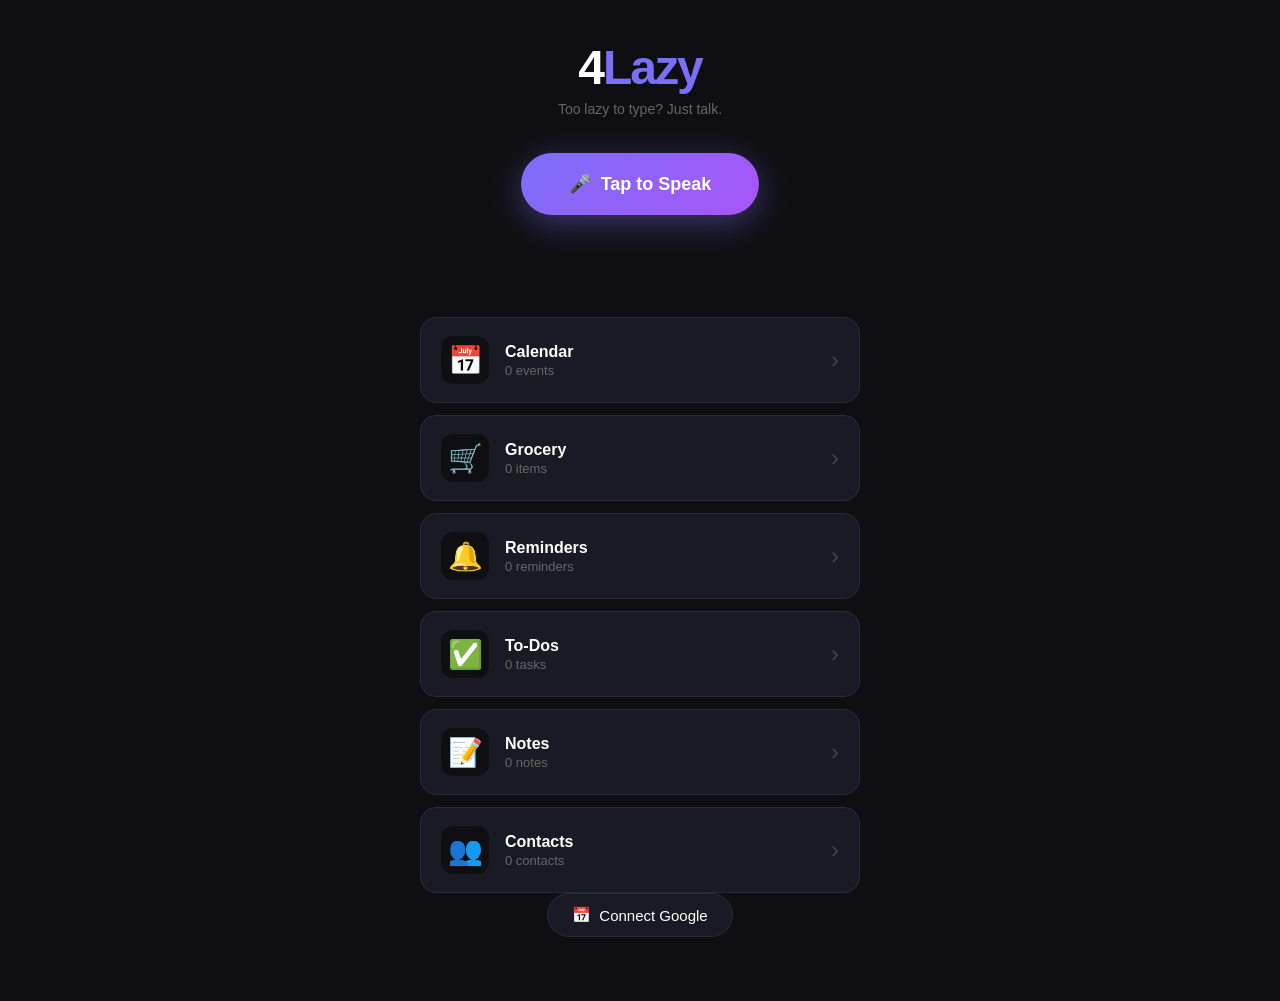
<file: index.html>
<!DOCTYPE html>
<html lang="en">
<head>
    <meta charset="UTF-8">
    <meta name="viewport" content="width=device-width, initial-scale=1.0">
    <title>4Lazy</title>
    <link rel="stylesheet" href="styles.css">
    <script src="https://accounts.google.com/gsi/client" async defer></script>
    <script src="https://apis.google.com/js/api.js" async defer></script>
</head>
<body>
    <div class="app">
        <!-- Header -->
        <div class="header">
            <h1>4<span class="accent">Lazy</span></h1>
            <p class="tagline">Too lazy to type? Just talk.</p>
        </div>

        <!-- Mic Button -->
        <!-- Mic Button -->
        <div class="mic-section">
            <button id="micButton" class="mic-btn">
                <span class="mic-icon">🎤</span>
                <span class="mic-text">Tap to Speak</span>
            </button>
            <p id="transcript" class="transcript"></p>
            <p id="status" class="status"></p>
        </div>

        <!-- Category Cards -->
        <div class="cards-grid">
            <a href="calendar.html" class="card" id="card-calendar">
                <div class="card-icon">📅</div>
                <div class="card-info">
                    <h3>Calendar</h3>
                    <p id="count-calendar">0 events</p>
                </div>
                <div class="card-arrow">›</div>
            </a>
            <a href="grocery.html" class="card" id="card-grocery">
                <div class="card-icon">🛒</div>
                <div class="card-info">
                    <h3>Grocery</h3>
                    <p id="count-grocery">0 items</p>
                </div>
                <div class="card-arrow">›</div>
            </a>
            <a href="reminders.html" class="card" id="card-reminders">
                <div class="card-icon">🔔</div>
                <div class="card-info">
                    <h3>Reminders</h3>
                    <p id="count-reminders">0 reminders</p>
                </div>
                <div class="card-arrow">›</div>
            </a>
            <a href="todos.html" class="card" id="card-todos">
                <div class="card-icon">✅</div>
                <div class="card-info">
                    <h3>To-Dos</h3>
                    <p id="count-todos">0 tasks</p>
                </div>
                <div class="card-arrow">›</div>
            </a>
            <a href="notes.html" class="card" id="card-notes">
                <div class="card-icon">📝</div>
                <div class="card-info">
                    <h3>Notes</h3>
                    <p id="count-notes">0 notes</p>
                </div>
                <div class="card-arrow">›</div>
            </a>
            <a href="contacts.html" class="card" id="card-contacts">
                <div class="card-icon">👥</div>
                <div class="card-info">
                    <h3>Contacts</h3>
                    <p id="count-contacts">0 contacts</p>
                </div>
                <div class="card-arrow">›</div>
            </a>
        </div>
        <!-- Google Connect (Calendar + Gmail + Contacts) -->
        <div class="google-connect" id="googleConnect">
            <button id="googleSignInBtn" class="google-btn">
                <span>📅</span> Connect Google
            </button>
            <p id="googleStatus" class="google-status"></p>
        </div>
    </div>
    <script src="app.js"></script>
</body>
</html>
</file>
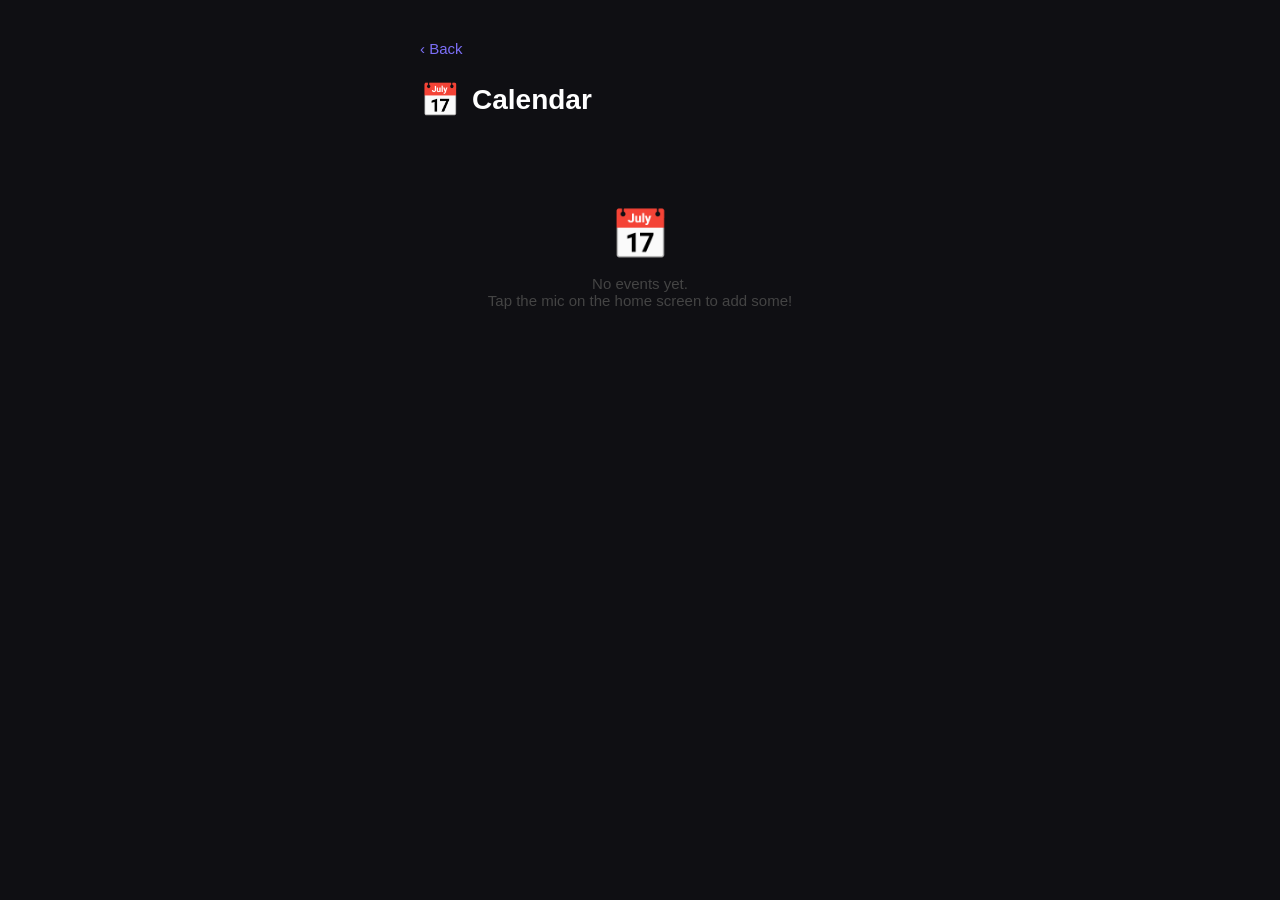
<file: calendar.html>
<!DOCTYPE html>
<html lang="en">
<head>
    <meta charset="UTF-8">
    <meta name="viewport" content="width=device-width, initial-scale=1.0">
    <title>4Lazy</title>
    <link rel="stylesheet" href="styles.css">
</head>
<body>
    <div class="app">
        <a href="index.html" class="back-btn">‹ Back</a>
        <div class="page-header">
            <div class="page-icon" id="pageIcon"></div>
            <h2 id="pageTitle"></h2>
        </div>
        <div id="entriesContainer"></div>
    </div>
    <script src="category.js"></script>
</body>
</html>
</file>
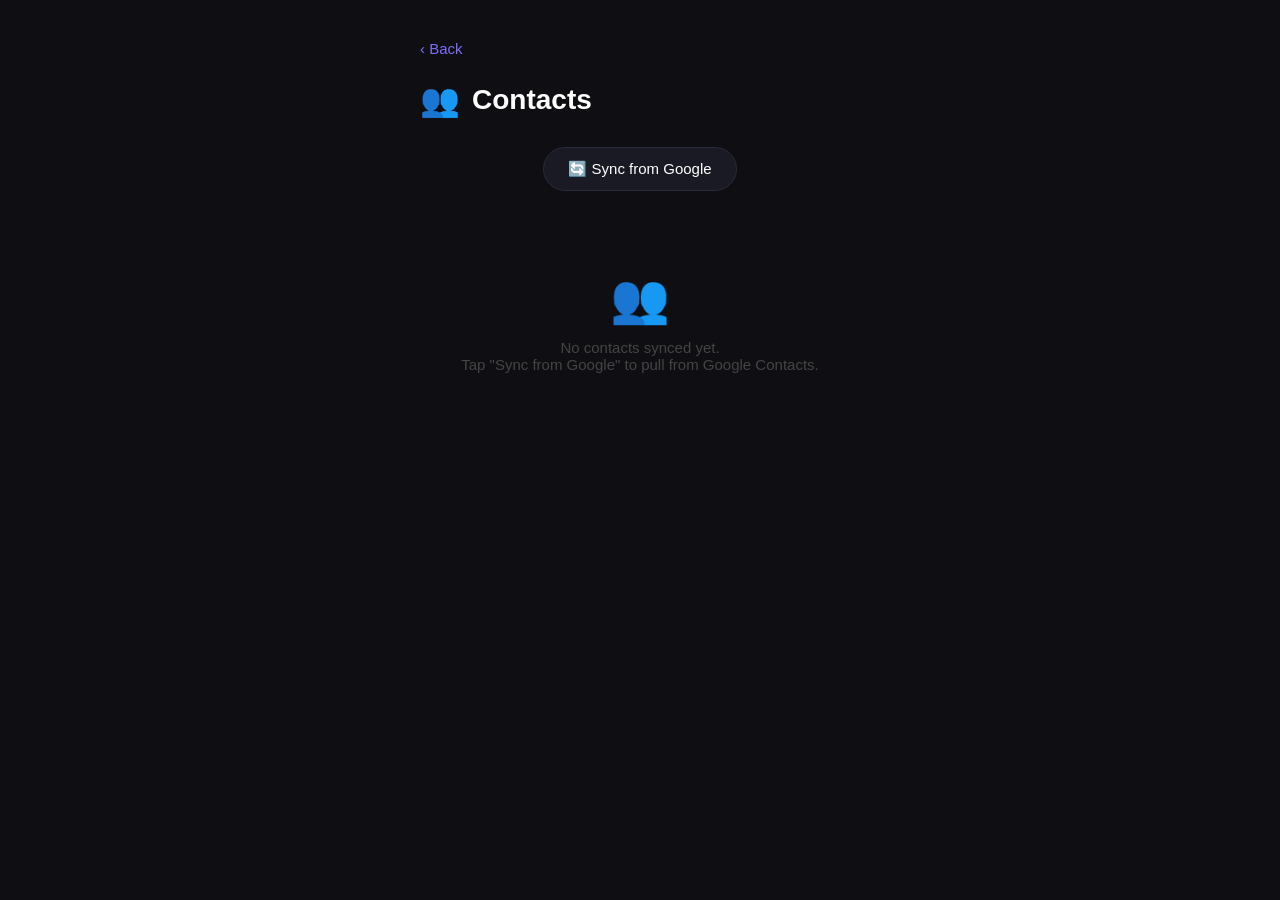
<file: contacts.html>
<!DOCTYPE html>
<html lang="en">
<head>
    <meta charset="UTF-8">
    <meta name="viewport" content="width=device-width, initial-scale=1.0">
    <title>4Lazy · Contacts</title>
    <link rel="stylesheet" href="styles.css">
    <script src="https://accounts.google.com/gsi/client" async defer></script>
</head>
<body>
    <div class="app">
        <a href="index.html" class="back-btn">‹ Back</a>
        <div class="page-header">
            <div class="page-icon">👥</div>
            <h2>Contacts</h2>
        </div>

        <div class="contacts-actions">
            <button id="refreshContactsBtn" class="google-btn">🔄 Sync from Google</button>
            <p id="contactsStatus" class="google-status"></p>
        </div>

        <div id="contactsContainer"></div>
    </div>
    <script src="contacts.js"></script>
</body>
</html>
</file>
<file: styles.css>
* {
    box-sizing: border-box;
    margin: 0;
    padding: 0;
}

body {
    font-family: -apple-system, BlinkMacSystemFont, 'Segoe UI', sans-serif;
    background: #0f0f13;
    color: #fff;
    min-height: 100vh;
}

.app {
    max-width: 480px;
    margin: 0 auto;
    padding: 40px 20px 40px;
}

/* Header */
.header {
    text-align: center;
    margin-bottom: 36px;
}

h1 {
    font-size: 48px;
    font-weight: 900;
    color: #fff;
    letter-spacing: -2px;
}

.accent {
    color: #7c6ff7;
}

.tagline {
    color: #666;
    font-size: 14px;
    margin-top: 6px;
}

/* Mic Section */
.mic-section {
    text-align: center;
    margin-bottom: 40px;
}

.mic-btn {
    background: linear-gradient(135deg, #7c6ff7, #a855f7);
    color: white;
    border: none;
    padding: 20px 48px;
    border-radius: 50px;
    font-size: 18px;
    font-weight: 600;
    cursor: pointer;
    display: inline-flex;
    align-items: center;
    gap: 10px;
    box-shadow: 0 8px 32px rgba(124, 111, 247, 0.4);
    transition: all 0.2s ease;
}

.mic-btn:hover {
    transform: translateY(-2px);
    box-shadow: 0 12px 40px rgba(124, 111, 247, 0.5);
}

.mic-btn.listening {
    background: linear-gradient(135deg, #ff4444, #ff6b6b);
    box-shadow: 0 8px 32px rgba(255, 68, 68, 0.4);
    animation: pulse 1.5s infinite;
}

@keyframes pulse {
    0%, 100% { transform: scale(1); }
    50% { transform: scale(1.03); }
}

.transcript {
    margin-top: 16px;
    color: #888;
    font-style: italic;
    font-size: 14px;
    min-height: 20px;
    padding: 0 20px;
}

.status {
    margin-top: 8px;
    color: #7c6ff7;
    font-size: 13px;
    min-height: 18px;
}

/* Cards */
.cards-grid {
    display: flex;
    flex-direction: column;
    gap: 12px;
}

.card {
    background: #1a1a24;
    border: 1px solid #2a2a38;
    border-radius: 16px;
    padding: 18px 20px;
    display: flex;
    align-items: center;
    gap: 16px;
    text-decoration: none;
    color: inherit;
    transition: all 0.2s ease;
}

.card:hover {
    background: #22223a;
    border-color: #7c6ff7;
    transform: translateX(4px);
}

.card.updated {
    border-color: #7c6ff7;
    background: #1e1b3a;
}

.card-icon {
    font-size: 28px;
    width: 48px;
    height: 48px;
    background: #0f0f13;
    border-radius: 12px;
    display: flex;
    align-items: center;
    justify-content: center;
}

.card-info {
    flex: 1;
}

.card-info h3 {
    font-size: 16px;
    font-weight: 600;
    color: #fff;
    margin-bottom: 2px;
}

.card-info p {
    font-size: 13px;
    color: #666;
}

.card-arrow {
    font-size: 24px;
    color: #444;
}

/* Category Pages */
.back-btn {
    display: inline-flex;
    align-items: center;
    gap: 6px;
    color: #7c6ff7;
    text-decoration: none;
    font-size: 15px;
    margin-bottom: 24px;
    font-weight: 500;
}

.back-btn:hover {
    opacity: 0.8;
}

.page-header {
    display: flex;
    align-items: center;
    gap: 12px;
    margin-bottom: 28px;
}

.page-icon {
    font-size: 32px;
}

.page-header h2 {
    font-size: 28px;
    font-weight: 800;
}

.section-title {
    font-size: 12px;
    font-weight: 600;
    color: #555;
    text-transform: uppercase;
    letter-spacing: 1px;
    margin-bottom: 12px;
    margin-top: 24px;
}

.entry-card {
    background: #1a1a24;
    border: 1px solid #2a2a38;
    border-radius: 12px;
    padding: 14px 16px;
    margin-bottom: 10px;
}

.entry-date {
    font-size: 11px;
    color: #555;
    margin-bottom: 8px;
    font-weight: 500;
}

.entry-item {
    font-size: 15px;
    color: #ddd;
    padding: 10px 0 10px 14px;
    border-bottom: 1px solid #2a2a38;
    border-left: 3px solid #7c6ff7;
    display: flex;
    align-items: center;
}

.entry-item:last-child {
    border-bottom: none;
}

.empty-state {
    text-align: center;
    padding: 60px 20px;
    color: #444;
}

.empty-state .empty-icon {
    font-size: 48px;
    margin-bottom: 12px;
}

.empty-state p {
    font-size: 15px;
}

.google-connect {
    text-align: center;
    margin-bottom: 24px;
}

.google-btn {
    background: #1a1a24;
    color: #fff;
    border: 1px solid #2a2a38;
    padding: 12px 24px;
    border-radius: 50px;
    font-size: 15px;
    cursor: pointer;
    display: inline-flex;
    align-items: center;
    gap: 8px;
    transition: all 0.2s ease;
}

.google-btn:hover {
    border-color: #7c6ff7;
    background: #22223a;
}

.google-btn.connected {
    border-color: #22c55e;
    color: #22c55e;
}

.google-status {
    font-size: 12px;
    color: #555;
    margin-top: 8px;
}

/* Contacts page */
.contacts-actions {
    text-align: center;
    margin-bottom: 20px;
}

.contact-row {
    flex-direction: column;
    align-items: flex-start;
    gap: 2px;
    padding: 12px 14px;
}

.contact-name {
    font-size: 15px;
    font-weight: 600;
    color: #fff;
}

.contact-meta {
    font-size: 13px;
    color: #888;
}

/* Toast */
.toast {
    position: fixed;
    left: 50%;
    bottom: 32px;
    transform: translateX(-50%) translateY(20px);
    background: #1a1a24;
    border: 1px solid #2a2a38;
    color: #fff;
    padding: 12px 20px;
    border-radius: 12px;
    font-size: 14px;
    box-shadow: 0 8px 32px rgba(0, 0, 0, 0.5);
    opacity: 0;
    pointer-events: none;
    transition: opacity 0.2s ease, transform 0.2s ease;
    max-width: 420px;
    text-align: center;
    z-index: 1000;
}

.toast.show {
    opacity: 1;
    transform: translateX(-50%) translateY(0);
}

.toast-success {
    border-color: #22c55e;
}

.toast-error {
    border-color: #ef4444;
}
</file>
